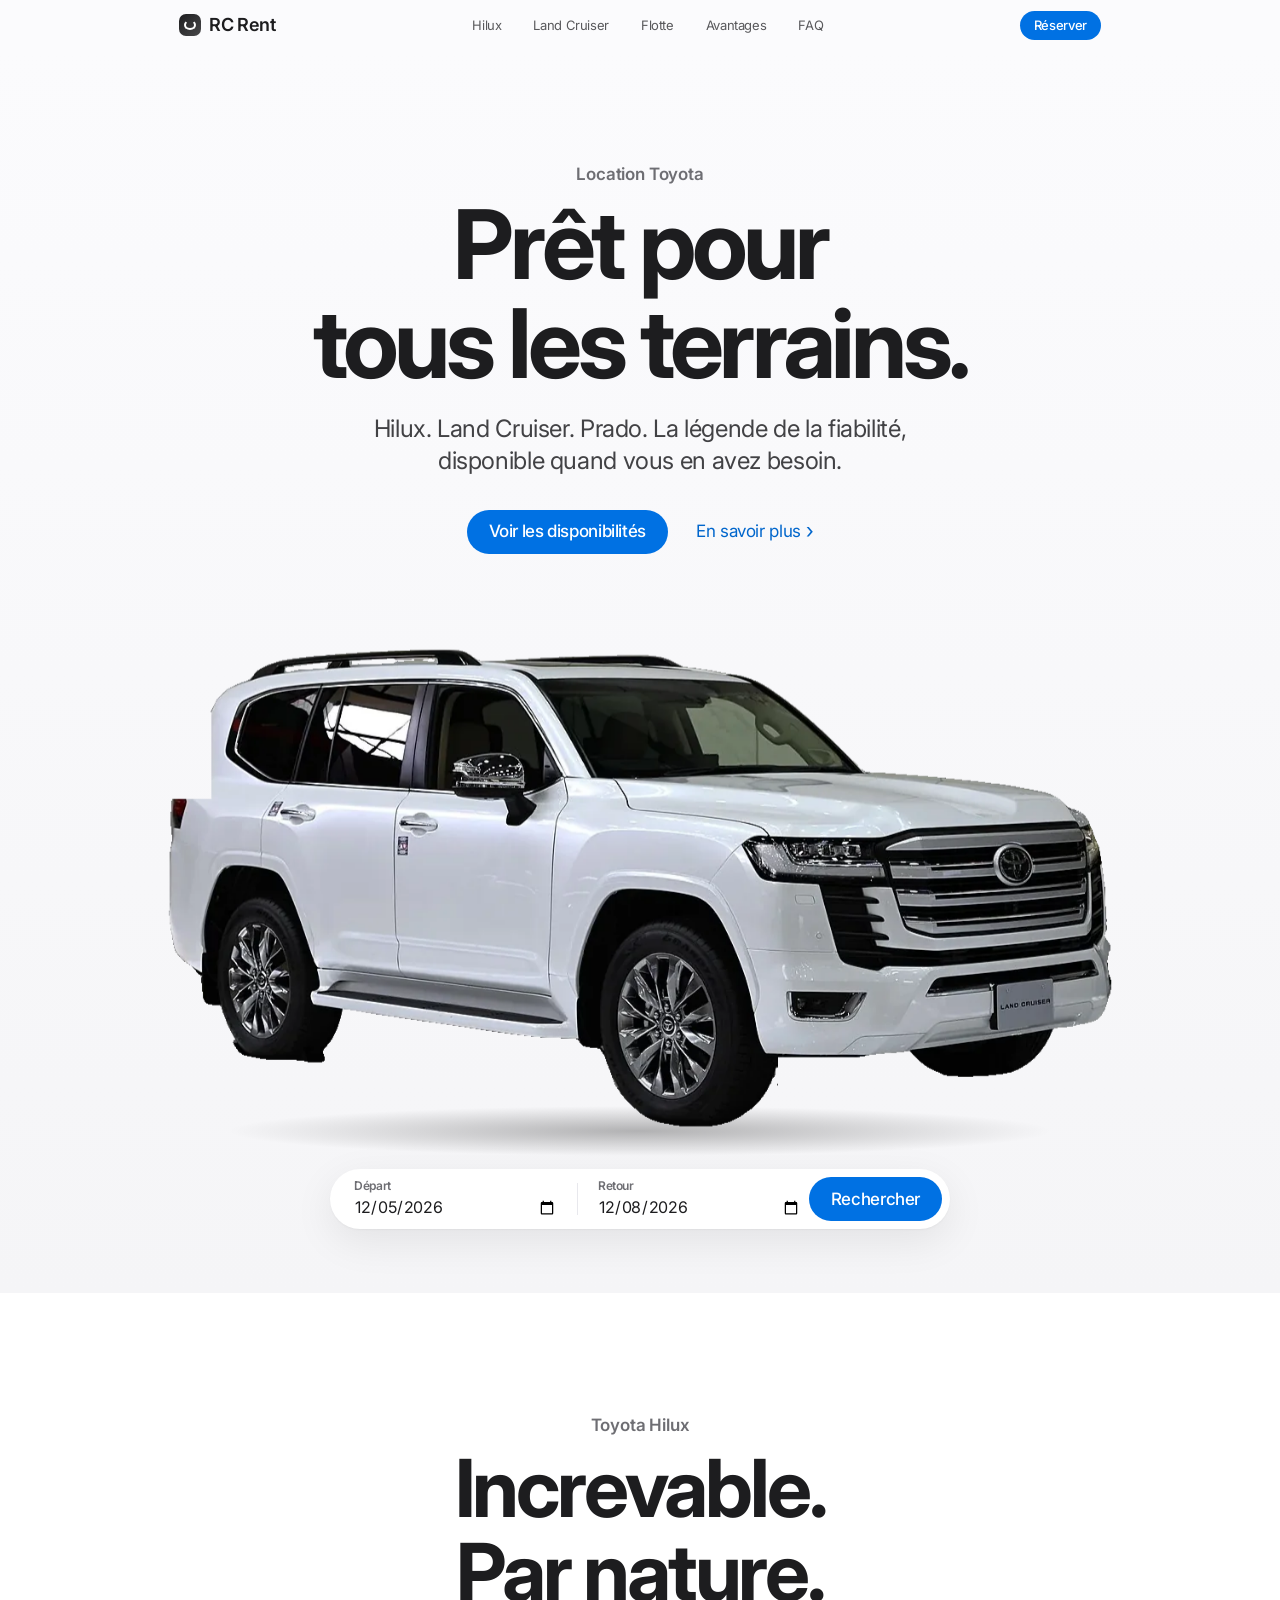
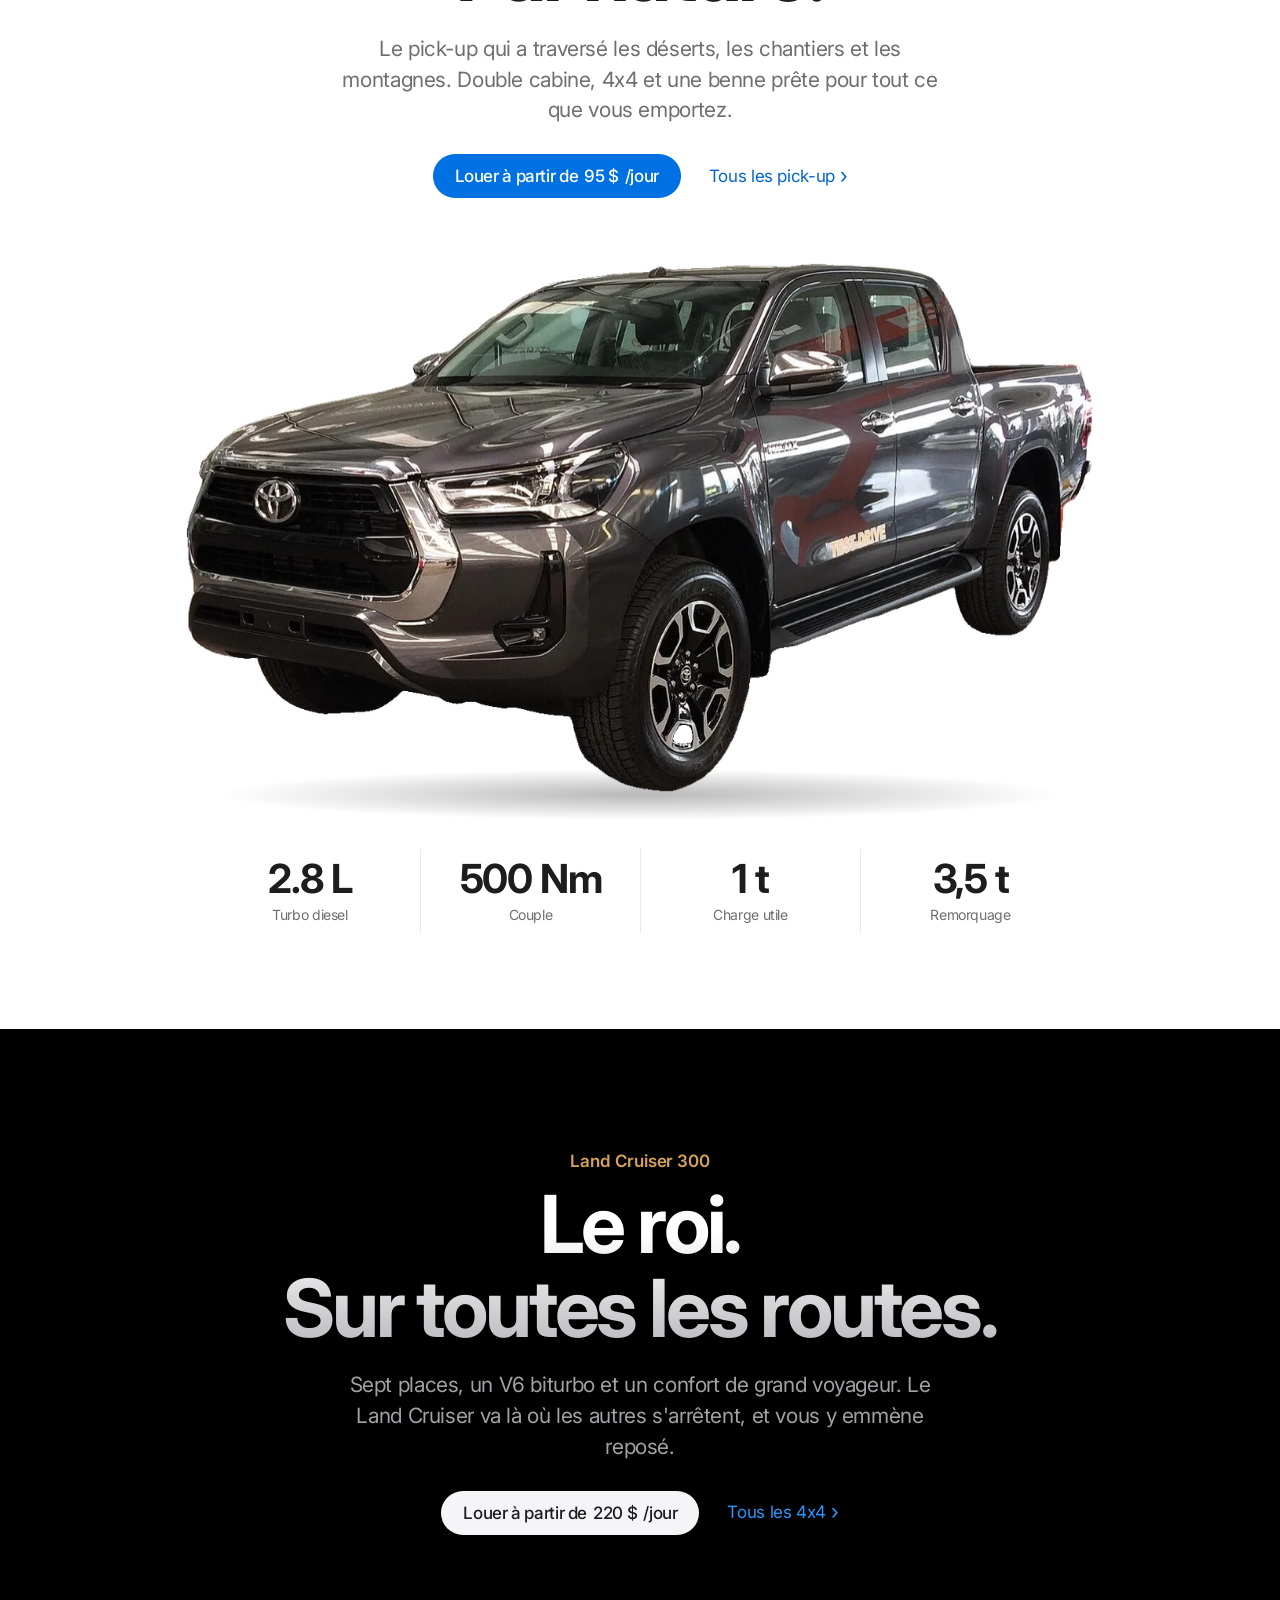
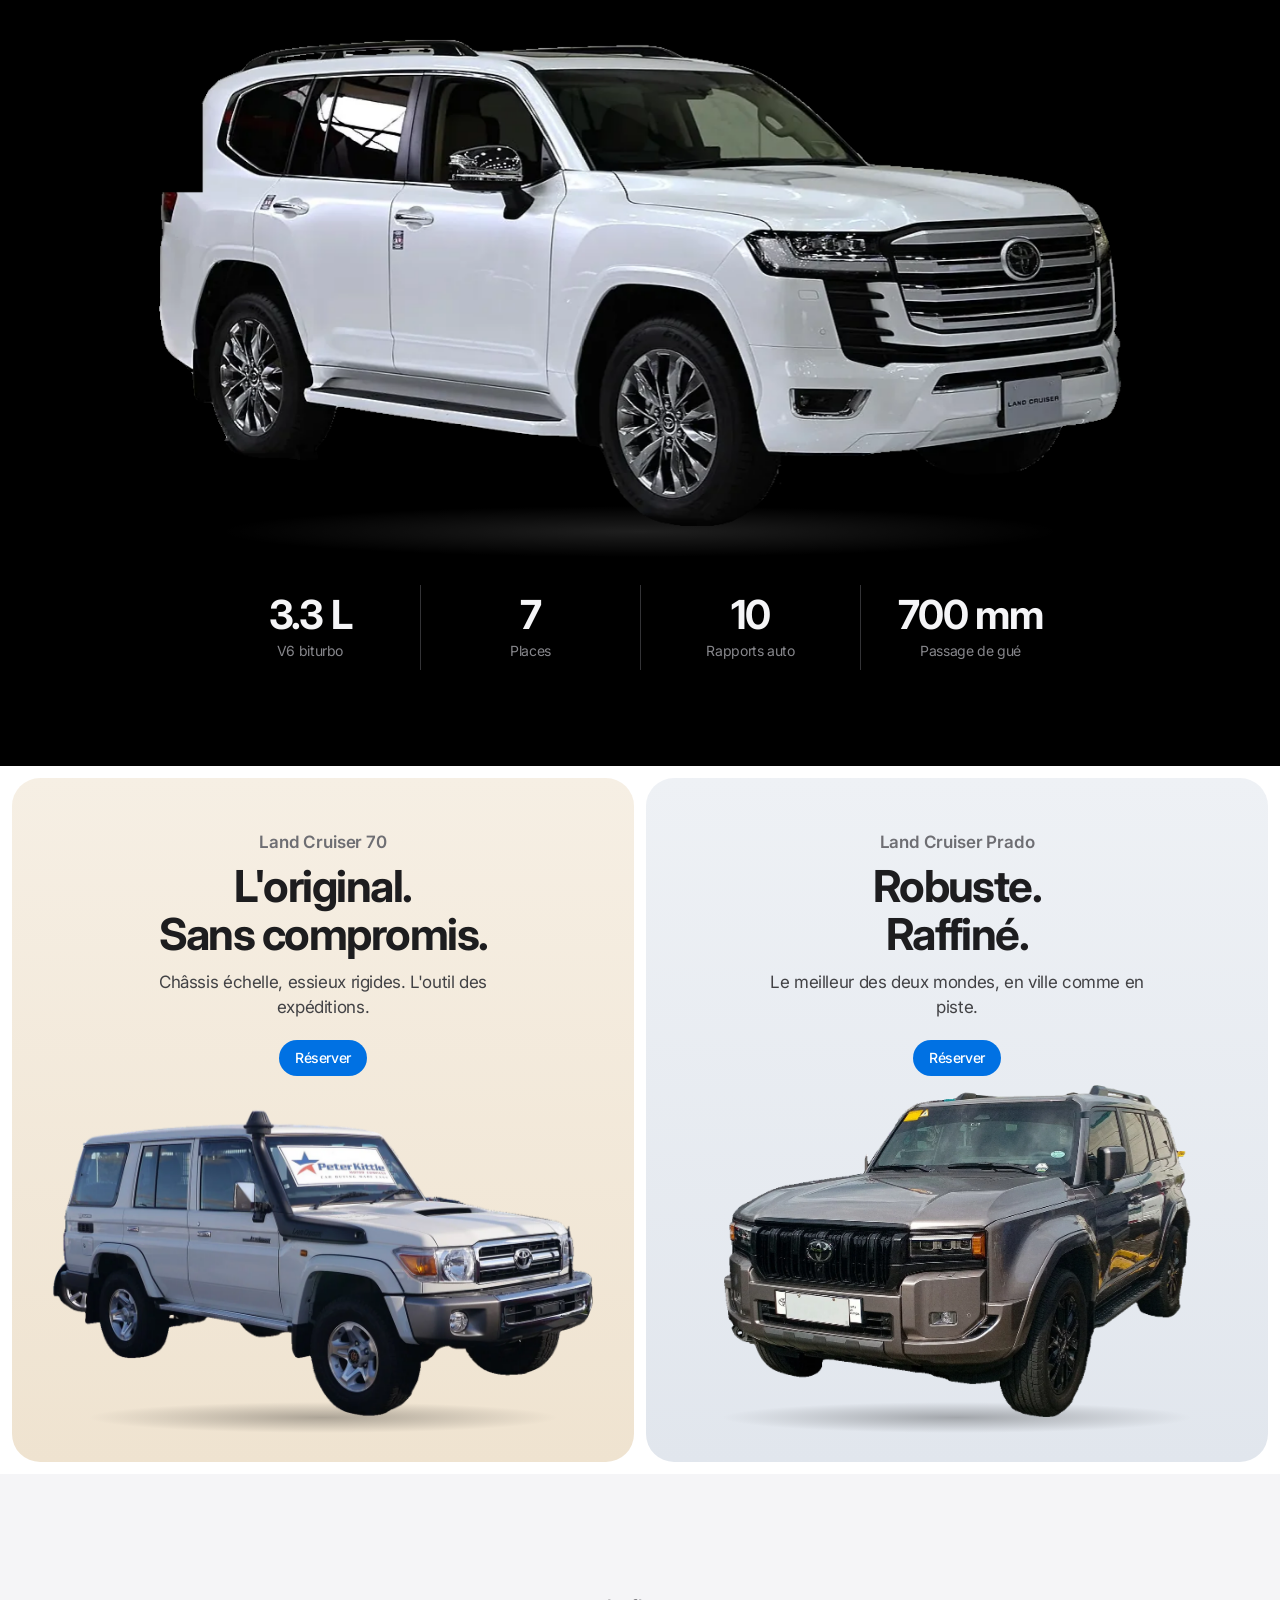
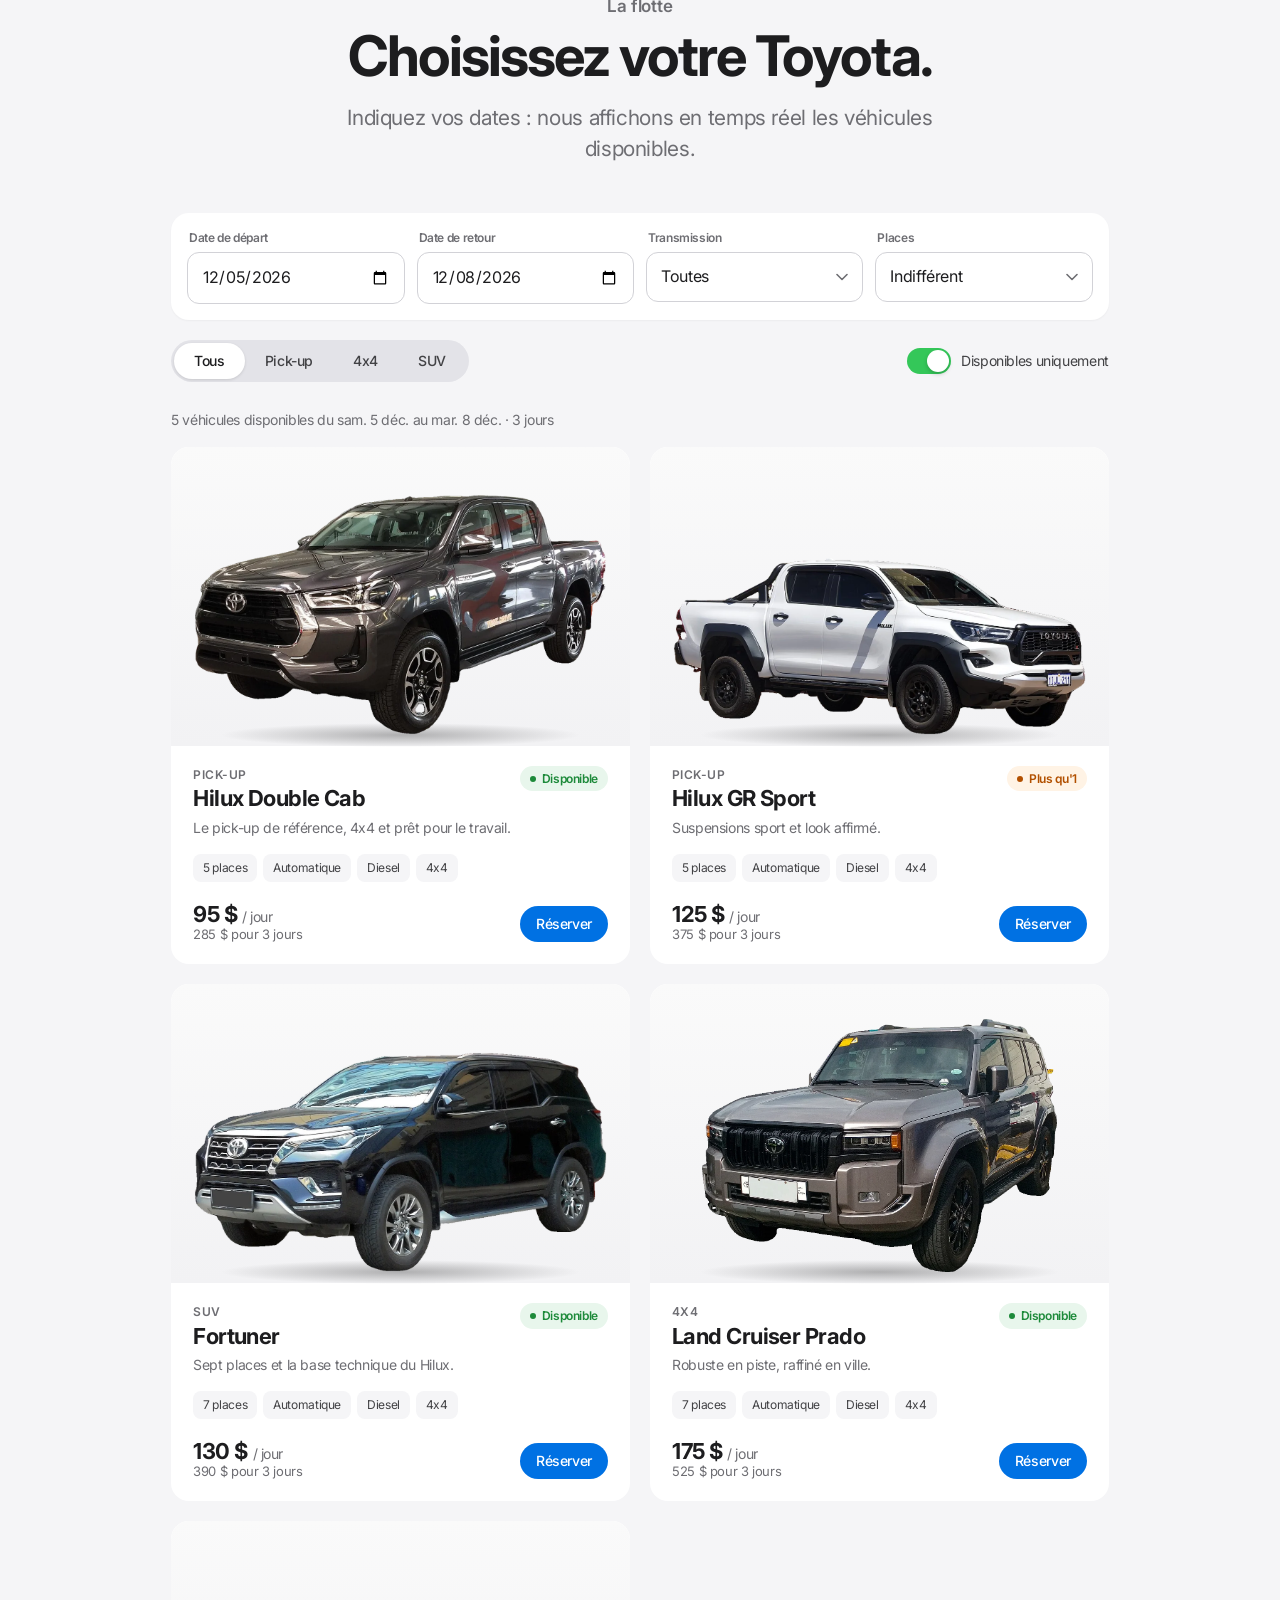
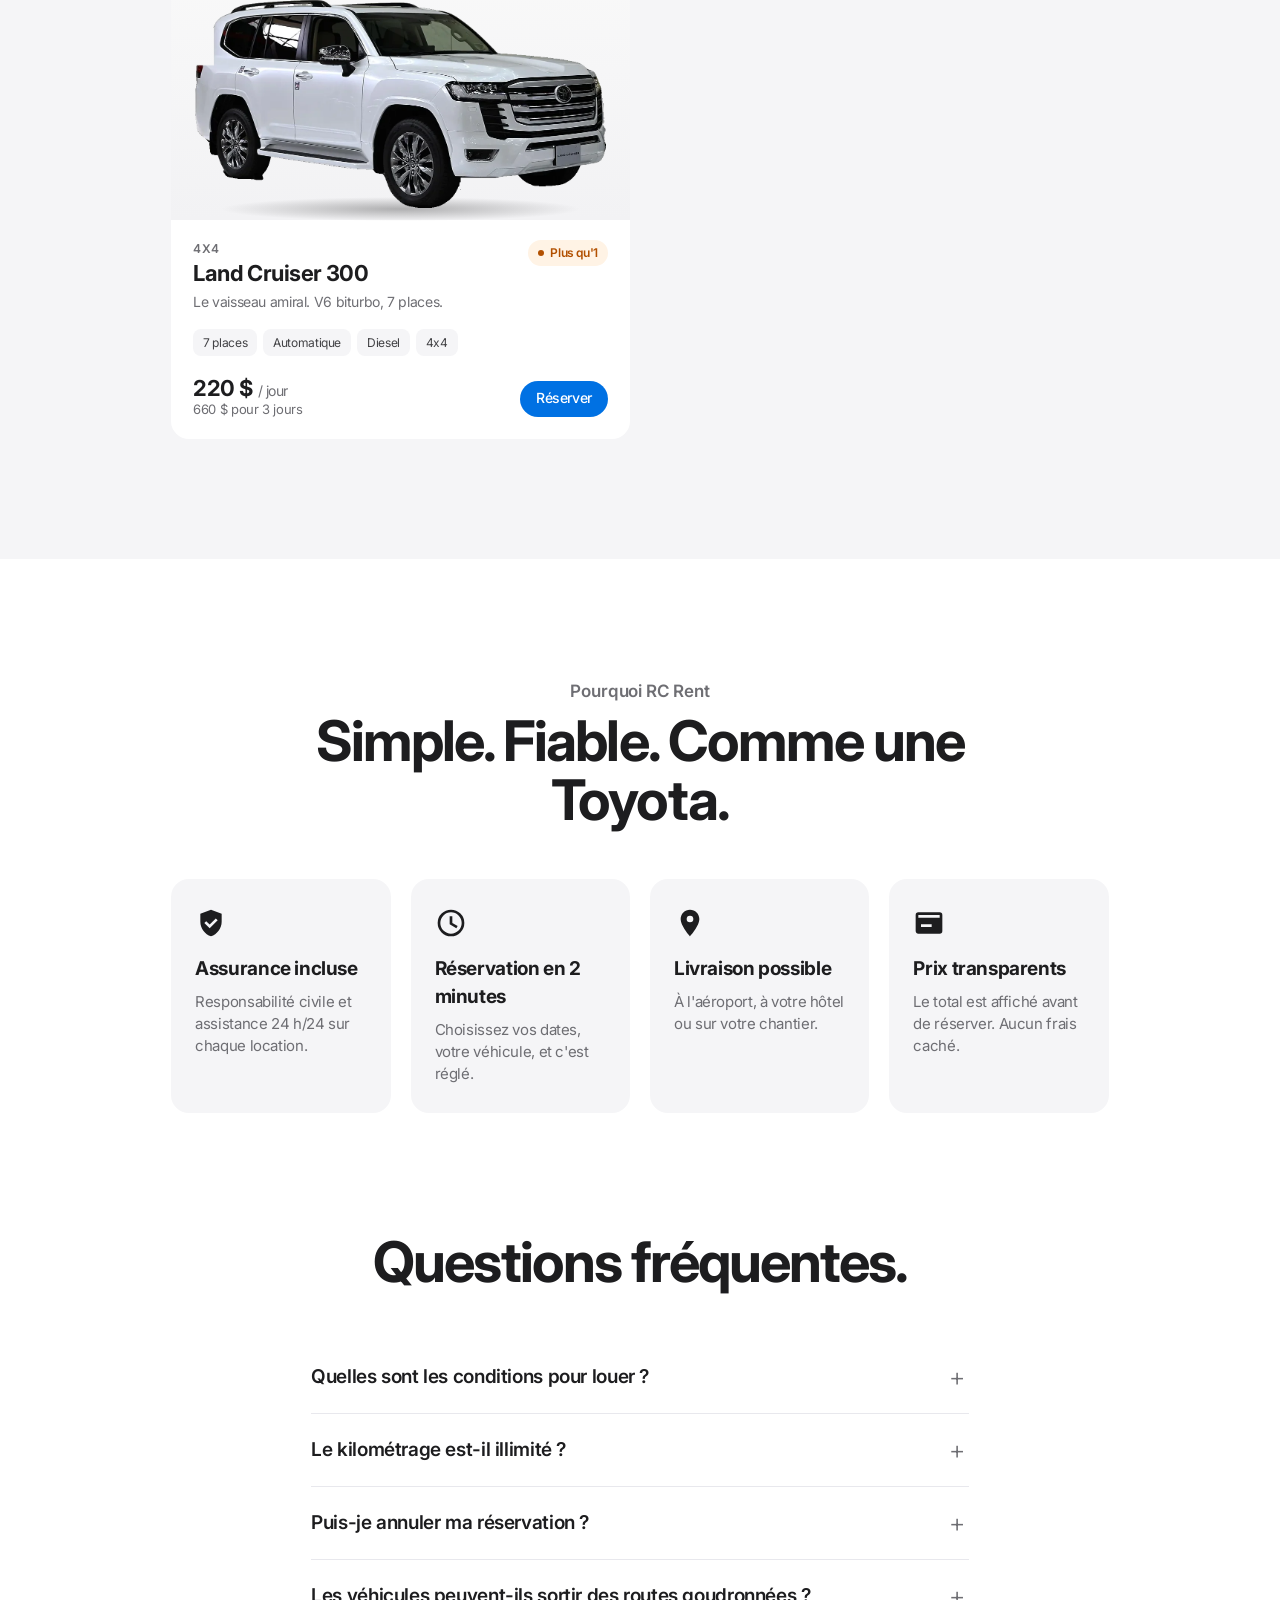
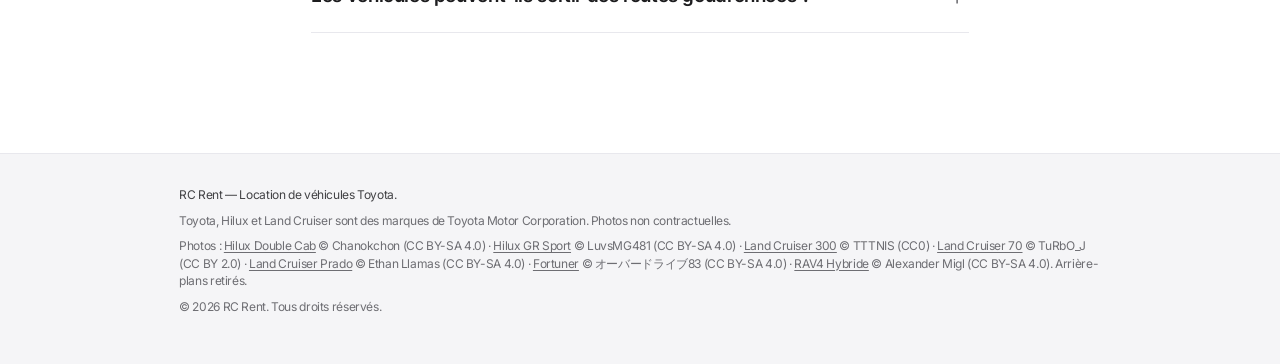
<file: index.html>
<!doctype html>
<html lang="fr">
<head>
  <meta charset="utf-8">
  <meta name="viewport" content="width=device-width, initial-scale=1">
  <title>RC Rent — Location Toyota Hilux &amp; Land Cruiser</title>
  <meta name="description" content="Louez une Toyota Hilux, un Land Cruiser ou un SUV Toyota en quelques clics. Disponibilités en temps réel et réservation en ligne.">
  <link rel="preconnect" href="https://fonts.googleapis.com">
  <link rel="preconnect" href="https://fonts.gstatic.com" crossorigin>
  <link href="https://fonts.googleapis.com/css2?family=Inter:wght@400;500;600;700&display=swap" rel="stylesheet">
  <link rel="stylesheet" href="css/styles.css">
</head>
<body>

  <!-- Navigation -->
  <header class="nav" id="nav">
    <div class="nav__inner">
      <a href="#top" class="nav__logo" aria-label="RC Rent, accueil">
        <span class="nav__mark" aria-hidden="true"></span>RC Rent
      </a>
      <nav class="nav__links" aria-label="Navigation principale">
        <a href="#hilux">Hilux</a>
        <a href="#land-cruiser">Land Cruiser</a>
        <a href="#flotte">Flotte</a>
        <a href="#avantages">Avantages</a>
        <a href="#faq">FAQ</a>
      </nav>
      <a href="#flotte" class="nav__cta">Réserver</a>
    </div>
  </header>

  <main id="top">

    <!-- Hero -->
    <section class="hero">
      <p class="eyebrow reveal">Location Toyota</p>
      <h1 class="hero__title reveal">Prêt pour<br>tous les terrains.</h1>
      <p class="hero__lead reveal">Hilux. Land Cruiser. Prado. La légende de la fiabilité, disponible quand vous en avez besoin.</p>
      <div class="hero__actions reveal">
        <a href="#flotte" class="btn btn--primary">Voir les disponibilités</a>
        <a href="#land-cruiser" class="link-arrow">En savoir plus</a>
      </div>
      <div class="hero__art reveal" data-car-art="lc300" data-size="hero"></div>

      <!-- Quick search -->
      <form class="quick" id="quickSearch" aria-label="Recherche rapide">
        <label class="quick__field">
          <span>Départ</span>
          <input type="date" id="qsStart" required>
        </label>
        <span class="quick__sep" aria-hidden="true"></span>
        <label class="quick__field">
          <span>Retour</span>
          <input type="date" id="qsEnd" required>
        </label>
        <button type="submit" class="btn btn--primary quick__btn">Rechercher</button>
      </form>
    </section>

    <!-- Hilux feature -->
    <section class="feature feature--light" id="hilux">
      <div class="feature__text">
        <p class="eyebrow reveal">Toyota Hilux</p>
        <h2 class="feature__title reveal">Increvable.<br>Par nature.</h2>
        <p class="feature__lead reveal">Le pick-up qui a traversé les déserts, les chantiers et les montagnes. Double cabine, 4x4 et une benne prête pour tout ce que vous emportez.</p>
        <div class="feature__actions reveal">
          <button class="btn btn--primary" data-book="hilux-dc">Louer à partir de <span data-price="hilux-dc"></span>/jour</button>
          <a href="#flotte" class="link-arrow" data-filter-link="pickup">Tous les pick-up</a>
        </div>
      </div>
      <div class="feature__art reveal" data-car-art="hilux-dc" data-size="feature"></div>
      <dl class="specs reveal">
        <div><dt>2.8 L</dt><dd>Turbo diesel</dd></div>
        <div><dt>500 Nm</dt><dd>Couple</dd></div>
        <div><dt>1 t</dt><dd>Charge utile</dd></div>
        <div><dt>3,5 t</dt><dd>Remorquage</dd></div>
      </dl>
    </section>

    <!-- Land Cruiser feature (dark) -->
    <section class="feature feature--dark" id="land-cruiser">
      <div class="feature__text">
        <p class="eyebrow eyebrow--warm reveal">Land Cruiser 300</p>
        <h2 class="feature__title reveal">Le roi.<br>Sur toutes les routes.</h2>
        <p class="feature__lead reveal">Sept places, un V6 biturbo et un confort de grand voyageur. Le Land Cruiser va là où les autres s'arrêtent, et vous y emmène reposé.</p>
        <div class="feature__actions reveal">
          <button class="btn btn--light" data-book="lc300">Louer à partir de <span data-price="lc300"></span>/jour</button>
          <a href="#flotte" class="link-arrow link-arrow--light" data-filter-link="4x4">Tous les 4x4</a>
        </div>
      </div>
      <div class="feature__art reveal" data-car-art="lc300" data-size="feature" data-variant="dark"></div>
      <dl class="specs specs--dark reveal">
        <div><dt>3.3 L</dt><dd>V6 biturbo</dd></div>
        <div><dt>7</dt><dd>Places</dd></div>
        <div><dt>10</dt><dd>Rapports auto</dd></div>
        <div><dt>700 mm</dt><dd>Passage de gué</dd></div>
      </dl>
    </section>

    <!-- Tiles -->
    <section class="tiles">
      <article class="tile tile--sand">
        <p class="eyebrow">Land Cruiser 70</p>
        <h3 class="tile__title">L'original.<br>Sans compromis.</h3>
        <p class="tile__lead">Châssis échelle, essieux rigides. L'outil des expéditions.</p>
        <div class="tile__actions">
          <button class="btn btn--primary btn--small" data-book="lc70">Réserver</button>
        </div>
        <div class="tile__art" data-car-art="lc70" data-size="tile"></div>
      </article>
      <article class="tile tile--mist">
        <p class="eyebrow">Land Cruiser Prado</p>
        <h3 class="tile__title">Robuste.<br>Raffiné.</h3>
        <p class="tile__lead">Le meilleur des deux mondes, en ville comme en piste.</p>
        <div class="tile__actions">
          <button class="btn btn--primary btn--small" data-book="prado">Réserver</button>
        </div>
        <div class="tile__art" data-car-art="prado" data-size="tile"></div>
      </article>
    </section>

    <!-- Fleet selector -->
    <section class="fleet" id="flotte">
      <div class="section-head">
        <p class="eyebrow reveal">La flotte</p>
        <h2 class="section-title reveal">Choisissez votre Toyota.</h2>
        <p class="section-lead reveal">Indiquez vos dates : nous affichons en temps réel les véhicules disponibles.</p>
      </div>

      <div class="selector" role="search" aria-label="Filtrer les véhicules">
        <div class="selector__dates">
          <label class="field">
            <span class="field__label">Date de départ</span>
            <input type="date" id="fStart" class="field__input">
          </label>
          <label class="field">
            <span class="field__label">Date de retour</span>
            <input type="date" id="fEnd" class="field__input">
          </label>
          <label class="field">
            <span class="field__label">Transmission</span>
            <select id="fTrans" class="field__input">
              <option value="all">Toutes</option>
              <option value="Automatique">Automatique</option>
              <option value="Manuelle">Manuelle</option>
            </select>
          </label>
          <label class="field">
            <span class="field__label">Places</span>
            <select id="fSeats" class="field__input">
              <option value="0">Indifférent</option>
              <option value="5">5 et plus</option>
              <option value="7">7 et plus</option>
            </select>
          </label>
        </div>

        <div class="selector__bar">
          <div class="segmented" role="tablist" aria-label="Catégorie" id="fType">
            <button role="tab" aria-selected="true" data-type="all">Tous</button>
            <button role="tab" aria-selected="false" data-type="pickup">Pick-up</button>
            <button role="tab" aria-selected="false" data-type="4x4">4x4</button>
            <button role="tab" aria-selected="false" data-type="suv">SUV</button>
          </div>
          <label class="toggle">
            <input type="checkbox" id="fAvail" checked>
            <span class="toggle__track" aria-hidden="true"></span>
            <span>Disponibles uniquement</span>
          </label>
        </div>
      </div>

      <p class="fleet__summary" id="fleetSummary" aria-live="polite"></p>
      <div class="grid" id="fleetGrid"></div>
      <div class="empty" id="fleetEmpty" hidden>
        <h3>Aucun véhicule ne correspond.</h3>
        <p>Essayez d'autres dates ou élargissez vos critères.</p>
        <button class="btn btn--secondary" id="resetFilters">Réinitialiser les filtres</button>
      </div>
    </section>

    <!-- Benefits -->
    <section class="benefits" id="avantages">
      <div class="section-head">
        <p class="eyebrow reveal">Pourquoi RC Rent</p>
        <h2 class="section-title reveal">Simple. Fiable. Comme une Toyota.</h2>
      </div>
      <div class="benefits__grid">
        <article class="benefit reveal">
          <svg viewBox="0 0 24 24" aria-hidden="true"><path d="M12 2 4 5v6c0 5 3.4 9.4 8 11 4.6-1.6 8-6 8-11V5l-8-3Zm-1 14-4-4 1.4-1.4L11 13.2l4.6-4.6L17 10l-6 6Z"/></svg>
          <h3>Assurance incluse</h3>
          <p>Responsabilité civile et assistance 24 h/24 sur chaque location.</p>
        </article>
        <article class="benefit reveal">
          <svg viewBox="0 0 24 24" aria-hidden="true"><path fill-rule="evenodd" d="M12 2a10 10 0 1 0 0 20 10 10 0 0 0 0-20Zm0 2a8 8 0 1 1 0 16 8 8 0 0 1 0-16Zm1 3h-2v6l5 3 1-1.7-4-2.3V7Z"/></svg>
          <h3>Réservation en 2 minutes</h3>
          <p>Choisissez vos dates, votre véhicule, et c'est réglé.</p>
        </article>
        <article class="benefit reveal">
          <svg viewBox="0 0 24 24" aria-hidden="true"><path d="M12 2C8.1 2 5 5.1 5 9c0 5.2 7 13 7 13s7-7.8 7-13c0-3.9-3.1-7-7-7Zm0 9.5a2.5 2.5 0 1 1 0-5 2.5 2.5 0 0 1 0 5Z"/></svg>
          <h3>Livraison possible</h3>
          <p>À l'aéroport, à votre hôtel ou sur votre chantier.</p>
        </article>
        <article class="benefit reveal">
          <svg viewBox="0 0 24 24" aria-hidden="true"><path d="M20 4H4a2 2 0 0 0-2 2v12c0 1.1.9 2 2 2h16a2 2 0 0 0 2-2V6a2 2 0 0 0-2-2Zm0 4H4V6h16v2Zm-6 7H6v-2h8v2Z"/></svg>
          <h3>Prix transparents</h3>
          <p>Le total est affiché avant de réserver. Aucun frais caché.</p>
        </article>
      </div>
    </section>

    <!-- FAQ -->
    <section class="faq" id="faq">
      <div class="section-head">
        <h2 class="section-title reveal">Questions fréquentes.</h2>
      </div>
      <div class="faq__list">
        <details>
          <summary>Quelles sont les conditions pour louer ?</summary>
          <p>Avoir au moins 21 ans, un permis de conduire valide depuis 2 ans et une pièce d'identité. Une caution est demandée au moment du départ.</p>
        </details>
        <details>
          <summary>Le kilométrage est-il illimité ?</summary>
          <p>Oui, toutes nos locations incluent le kilométrage illimité.</p>
        </details>
        <details>
          <summary>Puis-je annuler ma réservation ?</summary>
          <p>L'annulation est gratuite jusqu'à 48 heures avant la prise du véhicule.</p>
        </details>
        <details>
          <summary>Les véhicules peuvent-ils sortir des routes goudronnées ?</summary>
          <p>Oui. Nos Hilux et Land Cruiser sont préparés pour la piste. Seule la conduite hors piste extrême (compétition, franchissement de rivière profonde) est exclue.</p>
        </details>
      </div>
    </section>
  </main>

  <footer class="footer">
    <div class="footer__inner">
      <p>RC Rent — Location de véhicules Toyota.</p>
      <p class="footer__muted">Toyota, Hilux et Land Cruiser sont des marques de Toyota Motor Corporation. Photos non contractuelles.</p>
      <p class="footer__muted" id="photoCredits"></p>
      <p class="footer__muted">© <span id="year"></span> RC Rent. Tous droits réservés.</p>
    </div>
  </footer>

  <!-- Booking dialog -->
  <dialog class="sheet" id="bookingDialog" aria-labelledby="bookingTitle">
    <button class="sheet__close" type="button" data-close aria-label="Fermer">
      <svg viewBox="0 0 24 24" aria-hidden="true"><path d="M6.4 5 5 6.4 10.6 12 5 17.6 6.4 19l5.6-5.6 5.6 5.6 1.4-1.4-5.6-5.6L19 6.4 17.6 5 12 10.6 6.4 5Z"/></svg>
    </button>

    <div class="sheet__body" id="bookingView">
      <div class="sheet__head">
        <div class="sheet__art" id="bookingArt"></div>
        <p class="eyebrow" id="bookingEyebrow"></p>
        <h2 id="bookingTitle" class="sheet__title"></h2>
      </div>

      <form id="bookingForm" class="form" novalidate>
        <fieldset>
          <legend>Vos dates</legend>
          <div class="form__row">
            <label class="field">
              <span class="field__label">Départ</span>
              <input type="date" name="start" id="bStart" class="field__input" required>
            </label>
            <label class="field">
              <span class="field__label">Heure</span>
              <select name="startTime" class="field__input" id="bStartTime"></select>
            </label>
          </div>
          <div class="form__row">
            <label class="field">
              <span class="field__label">Retour</span>
              <input type="date" name="end" id="bEnd" class="field__input" required>
            </label>
            <label class="field">
              <span class="field__label">Heure</span>
              <select name="endTime" class="field__input" id="bEndTime"></select>
            </label>
          </div>
          <label class="field">
            <span class="field__label">Lieu de prise en charge</span>
            <select name="location" class="field__input" required>
              <option value="Agence centrale">Agence centrale</option>
              <option value="Aéroport">Aéroport (+ frais de livraison)</option>
              <option value="Livraison à l'adresse">Livraison à votre adresse (+ frais)</option>
            </select>
          </label>
          <p class="form__error" id="dateError" role="alert" hidden></p>
        </fieldset>

        <fieldset>
          <legend>Options</legend>
          <div class="options" id="bookingOptions"></div>
        </fieldset>

        <fieldset>
          <legend>Vos coordonnées</legend>
          <div class="form__row">
            <label class="field">
              <span class="field__label">Prénom</span>
              <input type="text" name="firstName" class="field__input" autocomplete="given-name" required>
            </label>
            <label class="field">
              <span class="field__label">Nom</span>
              <input type="text" name="lastName" class="field__input" autocomplete="family-name" required>
            </label>
          </div>
          <label class="field">
            <span class="field__label">E-mail</span>
            <input type="email" name="email" class="field__input" autocomplete="email" required>
          </label>
          <label class="field">
            <span class="field__label">Téléphone</span>
            <input type="tel" name="phone" class="field__input" autocomplete="tel" pattern="[\d\s\+\-\.\(\)]{8,}" required>
          </label>
          <label class="field">
            <span class="field__label">N° de permis de conduire</span>
            <input type="text" name="license" class="field__input" required>
          </label>
          <label class="field">
            <span class="field__label">Message (facultatif)</span>
            <textarea name="message" class="field__input" rows="3" placeholder="Numéro de vol, adresse de livraison, besoins particuliers…"></textarea>
          </label>
          <label class="check">
            <input type="checkbox" name="terms" required>
            <span>J'ai au moins 21 ans, un permis valide depuis plus de 2 ans, et j'accepte les conditions de location.</span>
          </label>
        </fieldset>

        <div class="summary" id="bookingSummary" aria-live="polite"></div>

        <button type="submit" class="btn btn--primary btn--block" id="bookingSubmit">Confirmer la réservation</button>
        <p class="form__note">Aucun paiement maintenant. Vous réglez au retrait du véhicule.</p>
      </form>
    </div>

    <div class="sheet__body done" id="bookingDone" hidden>
      <div class="done__icon" aria-hidden="true">
        <svg viewBox="0 0 52 52"><circle cx="26" cy="26" r="24"/><path d="m15 27 7 7 15-16"/></svg>
      </div>
      <h2 class="sheet__title">Réservation confirmée.</h2>
      <p class="done__lead" id="doneText"></p>
      <div class="done__ref">Référence <strong id="doneRef"></strong></div>
      <button class="btn btn--primary" type="button" data-close>Terminé</button>
    </div>
  </dialog>

  <script src="js/app.js"></script>
</body>
</html>
</file>
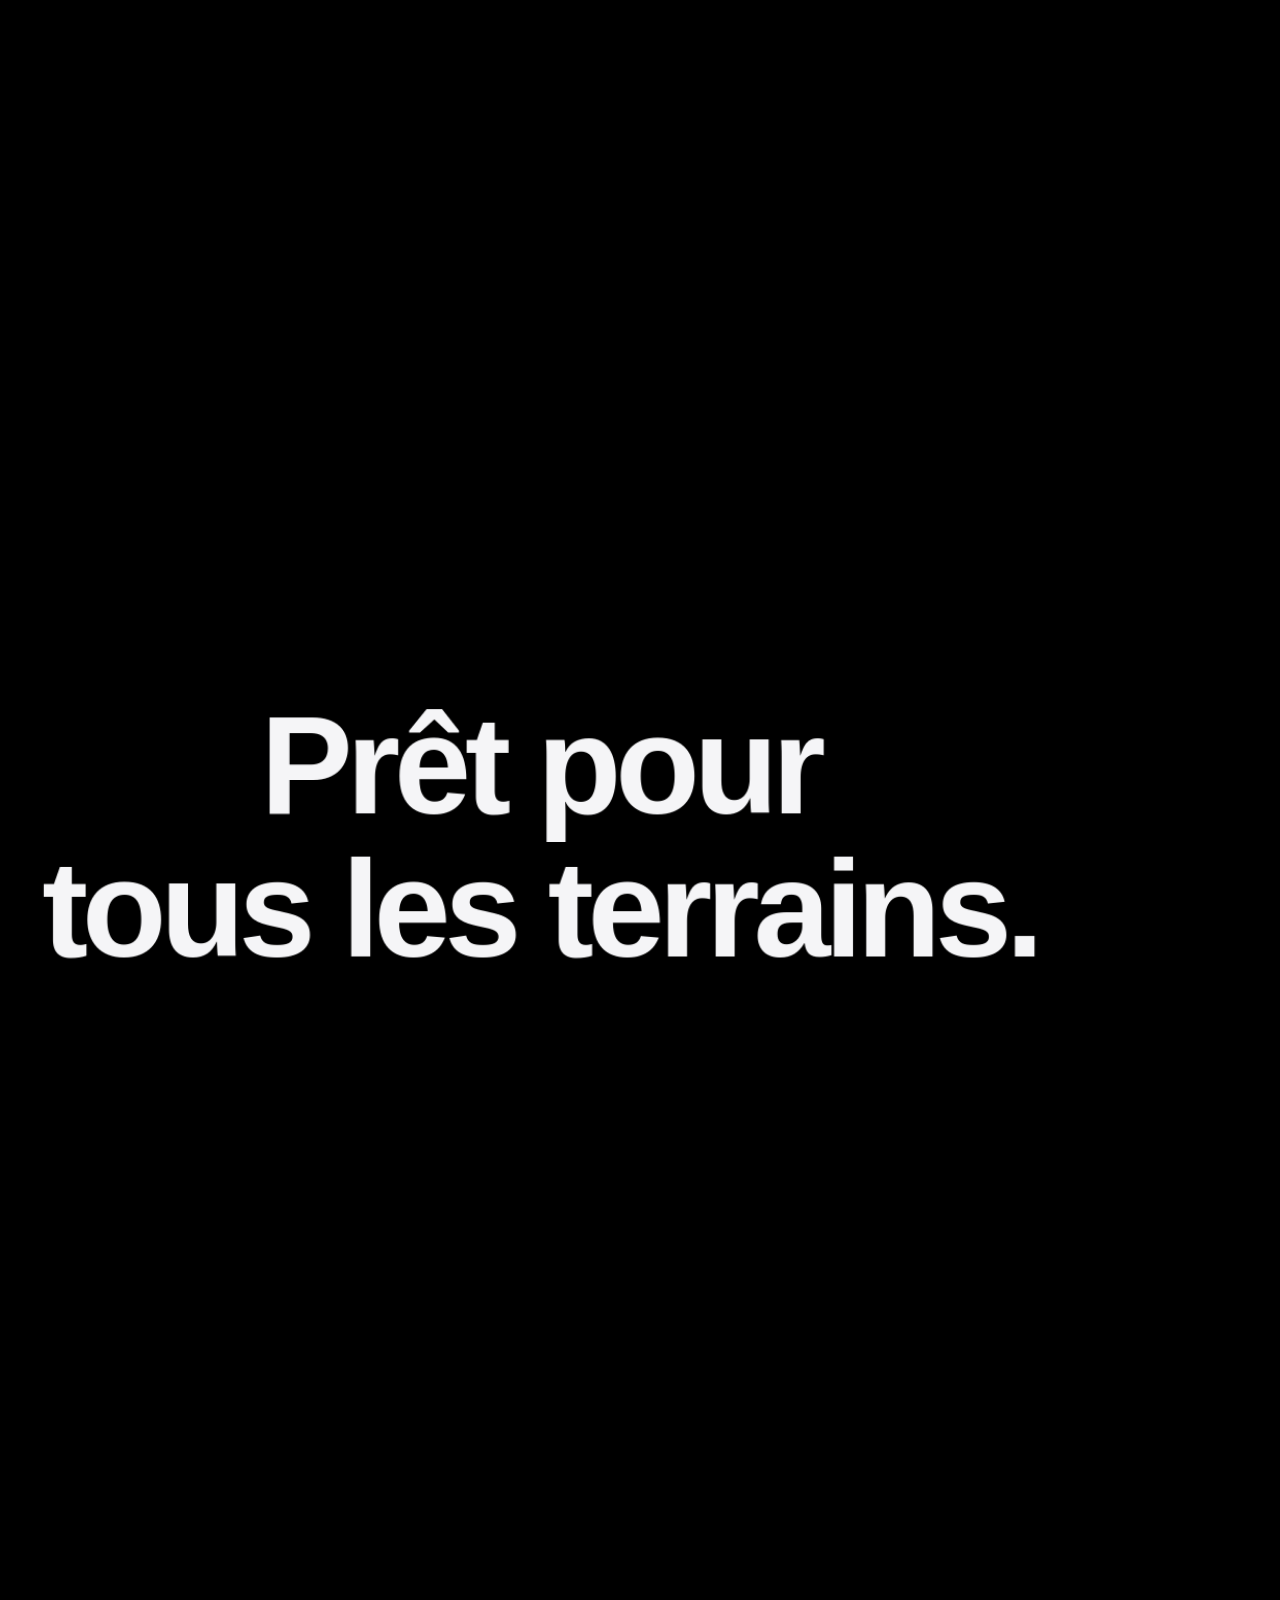
<file: promo/ad.html>
<!doctype html>
<html lang="fr">
<head>
<meta charset="utf-8">
<title>RC Rent — vidéo publicitaire</title>
<!--
  Animation de la vidéo publicitaire (1080 × 1920, 32 s, avec voix off).
  Chaque image est calculée par render(t) : le rendu est déterministe,
  ce qui permet à render.js de capturer la vidéo image par image.
  Ouvrir ce fichier dans un navigateur lance un aperçu en temps réel.
-->
<style>
  html, body { margin: 0; background: #000; }
  body { width: 1080px; height: 1920px; overflow: hidden; position: relative;
         font-family: "Inter", -apple-system, "SF Pro Display", "Helvetica Neue", Arial, sans-serif;
         letter-spacing: -0.03em; -webkit-font-smoothing: antialiased; }
  .scene { position: absolute; inset: 0; opacity: 0; overflow: hidden; }
  .center { position: absolute; left: 0; right: 0; text-align: center; }
  .eyebrow { font-size: 44px; font-weight: 600; color: #86868b; letter-spacing: -0.01em; }
  .title { font-size: 132px; line-height: 1.04; font-weight: 700; letter-spacing: -0.045em; }
  .lead { font-size: 46px; line-height: 1.3; color: #6e6e73; font-weight: 500; letter-spacing: -0.02em; }
  .line { display: block; will-change: transform, opacity; }
  .car { position: absolute; left: 50%; width: 1000px; transform-origin: 50% 100%; }
  .car img { width: 100%; display: block; position: relative; z-index: 1; }
  .car::after { content: ""; position: absolute; left: 6%; right: 6%; bottom: -3%; height: 10%;
                background: radial-gradient(closest-side, rgba(0,0,0,.35), rgba(0,0,0,0)); }
  .dark .car::after { background: radial-gradient(closest-side, rgba(255,255,255,.16), rgba(255,255,255,0)); }

  /* Scènes */
  #s1 { background: #000; color: #f5f5f7; }
  #s2 { background: radial-gradient(120% 70% at 50% 72%, #1c1c1e 0%, #000 60%); color: #f5f5f7; }
  #s2 .title { background: linear-gradient(180deg, #fff 30%, #a1a1a6 100%); -webkit-background-clip: text; background-clip: text; color: transparent; }
  #s3 { background: linear-gradient(180deg, #ffffff 0%, #f5f5f7 100%); color: #1d1d1f; }
  #s4 { background: linear-gradient(180deg, #f6efe4 0%, #ead9bf 100%); color: #1d1d1f; }
  #s5 { background: linear-gradient(180deg, #fbfbfd 0%, #eef1f5 100%); color: #1d1d1f; }
  #s6 { background: #f5f5f7; color: #1d1d1f; }
  #s7 { background: #000; color: #f5f5f7; }

  .specs { position: absolute; left: 90px; right: 90px; display: flex; justify-content: space-between; }
  .spec { flex: 1; text-align: center; border-left: 2px solid #e5e5ea; }
  .spec:first-child { border-left: 0; }
  .spec b { display: block; white-space: nowrap; font-size: 76px; font-weight: 700; letter-spacing: -0.04em; }
  .spec span { font-size: 32px; color: #6e6e73; letter-spacing: -0.01em; }

  .carname { font-size: 64px; font-weight: 700; letter-spacing: -0.035em; }
  .price { font-size: 40px; color: #6e6e73; margin-top: 8px; font-weight: 500; letter-spacing: -0.015em; }
  .dots { position: absolute; left: 0; right: 0; display: flex; justify-content: center; gap: 18px; }
  .dots i { width: 14px; height: 14px; border-radius: 50%; background: #c7c7cc; }
  .dots i.on { background: #1d1d1f; }

  /* Maquette de réservation */
  .ui { position: absolute; left: 80px; right: 80px; background: #fff; border-radius: 48px;
        box-shadow: 0 30px 90px rgba(0,0,0,.10); padding: 48px; }
  .ui__car { height: 300px; display: flex; align-items: flex-end; justify-content: center;
             background: linear-gradient(180deg, #fafafa, #f0f0f2); border-radius: 32px; overflow: hidden; }
  .ui__car img { width: 82%; margin-bottom: 18px; }
  .ui__row { display: flex; justify-content: space-between; align-items: center; margin-top: 34px; }
  .ui__name { font-size: 52px; font-weight: 700; letter-spacing: -0.03em; }
  .badge { font-size: 30px; font-weight: 600; color: #1d8a3a; background: #e8f6ec; border-radius: 99px; padding: 10px 24px; letter-spacing: -0.01em; }
  .fields { display: flex; gap: 20px; margin-top: 30px; }
  .field { flex: 1; border: 2px solid #d2d2d7; border-radius: 24px; padding: 20px 26px; }
  .field small { display: block; font-size: 26px; font-weight: 600; color: #86868b; letter-spacing: -0.01em; }
  .field span { font-size: 40px; font-weight: 500; }
  .total { display: flex; justify-content: space-between; font-size: 40px; font-weight: 700; margin-top: 34px; padding-top: 28px; border-top: 2px solid #e5e5ea; }
  .btn { margin-top: 34px; height: 116px; border-radius: 99px; background: #0071e3; color: #fff;
         font-size: 44px; font-weight: 600; display: flex; align-items: center; justify-content: center; letter-spacing: -0.02em; }
  .confirm { position: absolute; inset: 0; border-radius: 48px; background: #fff; display: flex; flex-direction: column;
             align-items: center; justify-content: center; opacity: 0; }
  .confirm svg { width: 190px; height: 190px; }
  .confirm circle, .confirm path { fill: none; stroke: #34c759; stroke-linecap: round; stroke-linejoin: round; }
  .confirm circle { stroke-width: 2.5; stroke-dasharray: 151; }
  .confirm path { stroke-width: 3; stroke-dasharray: 40; }
  .confirm h3 { margin: 40px 0 0; font-size: 64px; letter-spacing: -0.035em; }
  .confirm p { margin: 14px 0 0; font-size: 36px; color: #6e6e73; }

  /* Écran final */
  .logo { display: inline-flex; align-items: center; gap: 30px; font-size: 120px; font-weight: 700; letter-spacing: -0.045em; }
  .mark { width: 120px; height: 120px; border-radius: 34px; background: linear-gradient(135deg, #f5f5f7, #a1a1a6); position: relative; }
  .mark::after { content: ""; position: absolute; inset: 32px 28px; border-radius: 50%; border: 11px solid #000; border-top-color: transparent; }
  .cta { display: inline-block; margin-top: 70px; padding: 34px 64px; border-radius: 99px; background: #0071e3; color: #fff; font-size: 48px; font-weight: 600; letter-spacing: -0.02em; }
  .url { margin-top: 44px; font-size: 40px; color: #a1a1a6; font-weight: 500; letter-spacing: -0.01em; }
</style>
</head>
<body>

<!-- 1. Accroche -->
<section class="scene" id="s1">
  <div class="center title" style="top: 700px">
    <span class="line" id="s1a">Prêt pour</span>
    <span class="line" id="s1b">tous les terrains.</span>
  </div>
</section>

<!-- 2. Land Cruiser 300 -->
<section class="scene dark" id="s2">
  <div class="center" style="top: 250px">
    <div class="eyebrow line" id="s2e" style="color:#d6a25b">Land Cruiser 300</div>
    <div class="title" style="margin-top: 24px">
      <span class="line" id="s2a">Le roi.</span>
      <span class="line" id="s2b">Sur toutes</span>
      <span class="line" id="s2c">les routes.</span>
    </div>
  </div>
  <div class="car" id="s2car" style="top: 1060px"><img src="../images/lc300.webp" alt=""></div>
  <div class="center lead line" id="s2l" style="top: 1660px; color:#a1a1a6">V6 biturbo · 7 places</div>
</section>

<!-- 3. Hilux -->
<section class="scene" id="s3">
  <div class="center" style="top: 250px">
    <div class="eyebrow line" id="s3e">Toyota Hilux</div>
    <div class="title" style="margin-top: 24px">
      <span class="line" id="s3a">Increvable.</span>
      <span class="line" id="s3b">Par nature.</span>
    </div>
  </div>
  <div class="car" id="s3car" style="top: 880px"><img src="../images/hilux-dc.webp" alt=""></div>
  <div class="specs" id="s3specs" style="top: 1560px">
    <div class="spec"><b id="s3n1">2.8 L</b><span>Turbo diesel</span></div>
    <div class="spec"><b id="s3n2">500 Nm</b><span>Couple</span></div>
    <div class="spec"><b>4x4</b><span>Transmission</span></div>
  </div>
</section>

<!-- 4. Land Cruiser 70 -->
<section class="scene" id="s4">
  <div class="center" style="top: 250px">
    <div class="eyebrow line" id="s4e" style="color:#8a7350">Land Cruiser 70</div>
    <div class="title" style="margin-top: 24px">
      <span class="line" id="s4a">L'original.</span>
      <span class="line" id="s4b">Sans compromis.</span>
    </div>
  </div>
  <div class="car" id="s4car" style="top: 900px"><img src="../images/lc70.webp" alt=""></div>
  <div class="center lead line" id="s4l" style="top: 1620px; color:#6b5a40">L'outil des expéditions.</div>
</section>

<!-- 5. La gamme -->
<section class="scene" id="s5">
  <div class="center" style="top: 250px">
    <div class="eyebrow line" id="s5e">La flotte</div>
    <div class="title" style="margin-top: 24px">
      <span class="line" id="s5a">Toute la gamme</span>
      <span class="line" id="s5b">Toyota.</span>
    </div>
  </div>
  <div id="s5cars"></div>
  <div class="dots" id="s5dots" style="top: 1760px"></div>
</section>

<!-- 6. Réservation -->
<section class="scene" id="s6">
  <div class="center" style="top: 200px">
    <div class="title" style="font-size: 112px">
      <span class="line" id="s6a">Réservez</span>
      <span class="line" id="s6b">en 2 minutes.</span>
    </div>
  </div>
  <div class="ui" id="s6ui" style="top: 600px">
    <div class="ui__car"><img src="../images/lc300.webp" alt=""></div>
    <div class="ui__row"><div class="ui__name">Land Cruiser 300</div><div class="badge">● Disponible</div></div>
    <div class="fields">
      <div class="field"><small>Départ</small><span>Ven. 6 nov.</span></div>
      <div class="field"><small>Retour</small><span>Lun. 9 nov.</span></div>
    </div>
    <div class="total"><span>Total · 3 jours</span><span>660 $</span></div>
    <div class="btn" id="s6btn">Confirmer la réservation</div>
    <div class="confirm" id="s6ok">
      <svg viewBox="0 0 52 52"><circle id="s6c" cx="26" cy="26" r="24"/><path id="s6p" d="m15 27 7 7 15-16"/></svg>
      <h3>Réservation confirmée.</h3>
      <p>Aucun paiement en ligne.</p>
    </div>
  </div>
</section>

<!-- 7. Fin -->
<section class="scene" id="s7">
  <div class="center" style="top: 640px">
    <div class="logo line" id="s7logo"><span class="mark"></span>RC Rent</div>
    <div class="lead line" id="s7a" style="margin-top: 40px; color:#a1a1a6; font-size: 52px">Location Toyota · Hilux · Land Cruiser</div>
    <div class="title line" id="s7b" style="font-size: 96px; margin-top: 110px">À partir de 85 $ / jour</div>
    <div class="line" id="s7c"><span class="cta">Réservez maintenant</span></div>
    <div class="url line" id="s7d">macksh.github.io/rc-car-rent</div>
  </div>
</section>

<script>
  // Les animations sont écrites sur une base de 25 s ; TIMELINE les recale
  // sur la voix off (32 s). Pour chaque scène : début/fin d'origine, début/fin
  // dans la vidéo, et durée gardée à vitesse normale au début et à la fin
  // (entrées et fondus) ; seul le milieu de la scène est étiré.
  const BASE_DURATION = 25;
  const TIMELINE = [
    { from: [0, 3.0], to: [0, 2.4], keep: [0.9, 0.4] },        // Accroche
    { from: [3.0, 7.2], to: [2.4, 8.8], keep: [1.8, 0.5] },    // Land Cruiser 300
    { from: [7.2, 11.2], to: [8.8, 12.4], keep: [1.8, 0.5] },  // Hilux
    { from: [11.2, 14.3], to: [12.4, 16.8], keep: [1.6, 0.5] },// Land Cruiser 70
    { from: [14.3, 18.3], to: [16.8, 22.0], keep: [0, 0] },    // Gamme (étirée uniformément)
    { from: [18.3, 21.5], to: [22.0, 25.8], keep: [1.6, 0.5] },// Réservation
    { from: [21.5, 25], to: [25.8, 32], keep: [2.0, 0.6] },    // Fin
  ];
  const DURATION = TIMELINE[TIMELINE.length - 1].to[1];

  /** Temps de la vidéo -> temps des animations d'origine. */
  function remap(T) {
    const seg = TIMELINE.find((s) => T < s.to[1]) || TIMELINE[TIMELINE.length - 1];
    const [a, b] = seg.from, [A, B] = seg.to, [head, tail] = seg.keep;
    const d = T - A;
    if (d <= head) return a + d;
    if (T >= B - tail) return b - (B - T);
    const x = (d - head) / (B - tail - A - head);
    return a + head + x * (b - tail - a - head);
  }
  const FLEET = [
    { src: "../images/prado.webp", name: "Land Cruiser Prado", price: 175, width: 840 },
    { src: "../images/fortuner.webp", name: "Fortuner", price: 130 },
    { src: "../images/hilux-gr.webp", name: "Hilux GR Sport", price: 125 },
    { src: "../images/rav4.webp", name: "RAV4 Hybride", price: 85 },
  ];

  const $ = (id) => document.getElementById(id);
  const clamp = (v, a = 0, b = 1) => Math.min(b, Math.max(a, v));
  const prog = (t, a, b) => clamp((t - a) / (b - a));
  const easeOut = (x) => 1 - Math.pow(1 - x, 3);
  const easeInOut = (x) => (x < 0.5 ? 4 * x * x * x : 1 - Math.pow(-2 * x + 2, 3) / 2);
  const lerp = (a, b, x) => a + (b - a) * x;

  // Construction de la scène « gamme »
  $("s5cars").innerHTML = FLEET.map((c, i) => `
    <div id="f${i}" style="position:absolute;inset:0;opacity:0">
      <div class="car" style="top: ${c.width ? 1480 - c.width * 0.72 : 880}px; width: ${c.width || 1000}px"><img src="${c.src}" alt=""></div>
      <div class="center" style="top: 1560px">
        <div class="carname">${c.name}</div>
        <div class="price">À partir de ${c.price} $ / jour</div>
      </div>
    </div>`).join("");
  $("s5dots").innerHTML = FLEET.map(() => "<i></i>").join("");

  /** Opacité d'une scène : fondu d'entrée et de sortie. */
  function sceneAlpha(t, start, end, fadeIn = 0.4, fadeOut = 0.4) {
    return Math.min(prog(t, start, start + fadeIn), 1 - prog(t, end - fadeOut, end));
  }

  /** Apparition d'une ligne de texte : glisse vers le haut et s'éclaircit. */
  function lineIn(el, t, at, dur = 0.7, dist = 50) {
    const p = easeOut(prog(t, at, at + dur));
    el.style.opacity = p;
    el.style.transform = `translateY(${(1 - p) * dist}px)`;
  }

  function placeCar(el, x, scale = 1, extra = "") {
    el.style.transform = `translateX(calc(-50% + ${x}px)) scale(${scale}) ${extra}`;
  }

  function render(T) {
    const t = remap(T);
    // 1. Accroche
    const a1 = sceneAlpha(t, 0, 3.2, 0.01, 0.5);
    $("s1").style.opacity = a1;
    lineIn($("s1a"), t, 0.3, 0.9, 70);
    lineIn($("s1b"), t, 0.9, 0.9, 70);
    $("s1").firstElementChild.style.transform = `scale(${1 + 0.06 * prog(t, 0, 3.2)})`;

    // 2. Land Cruiser 300 (fond noir)
    $("s2").style.opacity = sceneAlpha(t, 2.8, 7.4, 0.5, 0.45);
    lineIn($("s2e"), t, 3.1);
    lineIn($("s2a"), t, 3.3);
    lineIn($("s2b"), t, 3.55);
    lineIn($("s2c"), t, 3.8);
    const c2 = easeOut(prog(t, 3.0, 4.6));
    placeCar($("s2car"), lerp(900, 0, c2), lerp(1.0, 1.07, prog(t, 4.6, 7.4)));
    $("s2car").style.opacity = prog(t, 3.0, 3.6);
    lineIn($("s2l"), t, 4.6);

    // 3. Hilux
    $("s3").style.opacity = sceneAlpha(t, 7.0, 11.4, 0.45, 0.45);
    lineIn($("s3e"), t, 7.3);
    lineIn($("s3a"), t, 7.5);
    lineIn($("s3b"), t, 7.75);
    const c3 = easeOut(prog(t, 7.2, 8.8));
    placeCar($("s3car"), lerp(-900, 0, c3), lerp(1.0, 1.05, prog(t, 8.8, 11.4)));
    $("s3car").style.opacity = prog(t, 7.2, 7.8);
    const sp = easeOut(prog(t, 8.6, 9.8));
    $("s3specs").style.opacity = prog(t, 8.6, 9.1);
    $("s3specs").style.transform = `translateY(${(1 - prog(t, 8.6, 9.3)) * 40}px)`;
    $("s3n1").textContent = (2.8 * sp).toFixed(1) + " L";
    $("s3n2").textContent = Math.round(500 * sp) + " Nm";

    // 4. Land Cruiser 70
    $("s4").style.opacity = sceneAlpha(t, 11.0, 14.5, 0.45, 0.45);
    lineIn($("s4e"), t, 11.3);
    lineIn($("s4a"), t, 11.5);
    lineIn($("s4b"), t, 11.75);
    const c4 = easeOut(prog(t, 11.2, 12.6));
    placeCar($("s4car"), 0, lerp(0.82, 1, c4) + 0.04 * prog(t, 12.6, 14.5));
    $("s4car").style.opacity = c4;
    lineIn($("s4l"), t, 12.4);

    // 5. La gamme : un véhicule par seconde
    $("s5").style.opacity = sceneAlpha(t, 14.1, 18.4, 0.45, 0.45);
    lineIn($("s5e"), t, 14.4);
    lineIn($("s5a"), t, 14.6);
    lineIn($("s5b"), t, 14.85);
    const slot = 0.95, base = 14.5;
    const dots = $("s5dots").children;
    FLEET.forEach((_, i) => {
      const s = base + i * slot, e = s + slot;
      const inP = easeOut(prog(t, s, s + 0.45));
      const outP = easeInOut(prog(t, e, e + 0.35));
      const last = i === FLEET.length - 1;
      const el = $("f" + i);
      el.style.opacity = last ? inP : Math.min(inP, 1 - outP);
      placeCar(el.querySelector(".car"), lerp(260, 0, inP) - (last ? 0 : 260 * outP));
      el.querySelector(".center").style.transform = `translateY(${(1 - inP) * 30}px)`;
      dots[i].className = t >= s && (last || t < e) ? "on" : "";
    });
    $("s5dots").style.opacity = prog(t, 14.5, 14.9);

    // 6. Réservation
    $("s6").style.opacity = sceneAlpha(t, 18.2, 21.6, 0.45, 0.45);
    lineIn($("s6a"), t, 18.5);
    lineIn($("s6b"), t, 18.75);
    const u = easeOut(prog(t, 18.6, 19.5));
    $("s6ui").style.opacity = u;
    $("s6ui").style.transform = `translateY(${(1 - u) * 120}px)`;
    const press = prog(t, 19.9, 20.05) - prog(t, 20.05, 20.25);
    $("s6btn").style.transform = `scale(${1 - 0.05 * press})`;
    $("s6btn").style.background = press > 0 ? "#0062c4" : "#0071e3";
    $("s6ok").style.opacity = easeOut(prog(t, 20.25, 20.6));
    $("s6c").style.strokeDashoffset = 151 * (1 - easeOut(prog(t, 20.35, 20.95)));
    $("s6p").style.strokeDashoffset = 40 * (1 - easeOut(prog(t, 20.8, 21.2)));

    // 7. Fin
    $("s7").style.opacity = sceneAlpha(t, 21.4, BASE_DURATION + 1, 0.5, 0.01);
    lineIn($("s7logo"), t, 21.7, 0.9, 60);
    lineIn($("s7a"), t, 22.1);
    lineIn($("s7b"), t, 22.5);
    lineIn($("s7c"), t, 22.9);
    lineIn($("s7d"), t, 23.2);
    document.body.style.filter = `brightness(${1 - prog(t, 24.4, 25)})`;
  }

  window.render = render;
  window.DURATION = DURATION;
  window.ready = Promise.all(Array.from(document.images).map((img) => img.decode().catch(() => {})))
    .then(() => document.fonts.ready);

  // Aperçu en temps réel quand le fichier est ouvert directement
  if (!/[?&]capture/.test(location.search)) {
    const t0 = performance.now();
    (function loop() {
      render(((performance.now() - t0) / 1000) % DURATION);
      requestAnimationFrame(loop);
    })();
  } else {
    render(0);
  }
</script>
</body>
</html>
</file>
<file: css/styles.css>
/* ==========================================================================
   RC Rent — feuille de styles
   ========================================================================== */

:root {
  --bg: #ffffff;
  --bg-alt: #f5f5f7;
  --ink: #1d1d1f;
  --ink-2: #424245;
  --muted: #6e6e73;
  --line: #d2d2d7;
  --line-soft: #e8e8ed;
  --accent: #0071e3;
  --accent-hover: #0077ed;
  --link: #0066cc;
  --warm: #d6a25b;
  --ok: #1d8a3a;
  --danger: #d70015;
  --dark: #000000;
  --dark-2: #161617;

  --radius-s: 12px;
  --radius: 18px;
  --radius-l: 28px;

  --font: -apple-system, BlinkMacSystemFont, "SF Pro Display", "SF Pro Text", "Inter", "Helvetica Neue", Arial, sans-serif;
  --ease: cubic-bezier(.25, .1, .25, 1);
  --nav-h: 52px;
  --gutter: max(22px, 4vw);
}

*, *::before, *::after { box-sizing: border-box; }

html { scroll-behavior: smooth; scroll-padding-top: var(--nav-h); -webkit-text-size-adjust: 100%; }

body {
  margin: 0;
  font-family: var(--font);
  font-size: 17px;
  line-height: 1.47;
  letter-spacing: -0.022em;
  color: var(--ink);
  background: var(--bg);
  -webkit-font-smoothing: antialiased;
  -moz-osx-font-smoothing: grayscale;
  overflow-x: hidden;
}

img, svg { display: block; max-width: 100%; }
button, input, select, textarea { font: inherit; color: inherit; letter-spacing: inherit; }
a { color: var(--link); text-decoration: none; }
a:hover { text-decoration: underline; }
:focus-visible { outline: 2px solid var(--accent); outline-offset: 3px; border-radius: 6px; }

/* ---------- Typography helpers ---------- */
.eyebrow {
  margin: 0 0 8px;
  font-size: 17px;
  font-weight: 600;
  color: var(--muted);
  letter-spacing: -0.01em;
}
.eyebrow--warm { color: var(--warm); }

.section-head { text-align: center; max-width: 820px; margin: 0 auto 48px; padding: 0 var(--gutter); }
.section-title {
  margin: 0;
  font-size: clamp(36px, 5.4vw, 56px);
  line-height: 1.07;
  font-weight: 700;
  letter-spacing: -0.035em;
}
.section-lead { margin: 16px auto 0; font-size: clamp(19px, 2vw, 21px); color: var(--muted); max-width: 620px; }

/* ---------- Buttons ---------- */
.btn {
  display: inline-flex;
  align-items: center;
  justify-content: center;
  gap: 6px;
  min-height: 44px;
  padding: 11px 22px;
  border-radius: 980px;
  border: 0;
  font-size: 17px;
  font-weight: 500;
  line-height: 1.2;
  cursor: pointer;
  text-decoration: none !important;
  transition: background-color .2s var(--ease), transform .2s var(--ease), color .2s var(--ease), opacity .2s;
  white-space: nowrap;
}
.btn:active { transform: scale(.98); }
.btn--primary { background: var(--accent); color: #fff; }
.btn--primary:hover { background: var(--accent-hover); }
.btn--light { background: #f5f5f7; color: var(--ink); }
.btn--light:hover { background: #fff; }
.btn--secondary { background: transparent; color: var(--accent); box-shadow: inset 0 0 0 1px var(--accent); }
.btn--secondary:hover { background: var(--accent); color: #fff; }
.btn--small { min-height: 36px; padding: 8px 16px; font-size: 14px; }
.btn--block { width: 100%; min-height: 52px; font-size: 17px; }
.btn[disabled] { opacity: .4; cursor: not-allowed; transform: none; }

.link-arrow { font-size: 17px; color: var(--link); display: inline-flex; align-items: center; gap: 2px; }
.link-arrow::after { content: "›"; font-size: 1.25em; line-height: 1; transform: translateY(-1px); margin-left: 3px; }
.link-arrow--light { color: #2997ff; }

/* ---------- Navigation ---------- */
.nav {
  position: sticky;
  top: 0;
  z-index: 50;
  height: var(--nav-h);
  background: rgba(251, 251, 253, .8);
  backdrop-filter: saturate(180%) blur(20px);
  -webkit-backdrop-filter: saturate(180%) blur(20px);
  border-bottom: 1px solid transparent;
  transition: border-color .3s var(--ease), background-color .3s;
}
.nav.is-scrolled { border-bottom-color: rgba(0, 0, 0, .08); }
.nav__inner {
  max-width: 1024px;
  height: 100%;
  margin: 0 auto;
  padding: 0 var(--gutter);
  display: flex;
  align-items: center;
  justify-content: space-between;
  gap: 24px;
}
.nav__logo {
  display: inline-flex; align-items: center; gap: 8px;
  font-weight: 600; font-size: 18px; color: var(--ink); letter-spacing: -0.02em;
}
.nav__logo:hover { text-decoration: none; }
.nav__mark {
  width: 22px; height: 22px; border-radius: 7px;
  background: linear-gradient(135deg, #1d1d1f, #48484a);
  position: relative;
}
.nav__mark::after {
  content: ""; position: absolute; inset: 6px 5px; border-radius: 50%;
  border: 2px solid #fff; border-top-color: transparent;
}
.nav__links { display: flex; gap: 32px; }
.nav__links a { font-size: 13px; color: var(--ink-2); opacity: .88; transition: opacity .2s; }
.nav__links a:hover { opacity: 1; text-decoration: none; color: var(--ink); }
.nav__cta {
  font-size: 13px; font-weight: 500; color: #fff; background: var(--accent);
  padding: 5px 14px; border-radius: 980px;
}
.nav__cta:hover { background: var(--accent-hover); text-decoration: none; }

@media (max-width: 760px) {
  .nav__links { display: none; }
}

/* ---------- Hero ---------- */
.hero {
  text-align: center;
  padding: clamp(56px, 9vw, 110px) var(--gutter) 64px;
  background: linear-gradient(180deg, #fbfbfd 0%, #f5f5f7 100%);
  overflow: hidden;
}
.hero__title {
  margin: 0;
  font-size: clamp(48px, 9vw, 96px);
  line-height: 1.03;
  font-weight: 700;
  letter-spacing: -0.045em;
}
.hero__lead {
  margin: 20px auto 0;
  max-width: 600px;
  font-size: clamp(19px, 2.3vw, 24px);
  line-height: 1.35;
  color: var(--ink-2);
}
.hero__actions { margin-top: 32px; display: flex; gap: 28px; justify-content: center; align-items: center; flex-wrap: wrap; }
.hero__art { max-width: 980px; margin: 40px auto 0; }

/* Quick search pill */
.quick {
  display: flex;
  align-items: center;
  gap: 8px;
  max-width: 620px;
  margin: 24px auto 0;
  padding: 8px 8px 8px 24px;
  background: #fff;
  border-radius: 980px;
  box-shadow: 0 1px 2px rgba(0,0,0,.04), 0 12px 40px rgba(0,0,0,.08);
  text-align: left;
}
.quick__field { flex: 1; display: flex; flex-direction: column; min-width: 0; }
.quick__field span { font-size: 12px; font-weight: 600; color: var(--muted); }
.quick__field input { border: 0; padding: 0; background: transparent; font-size: 16px; outline: none; width: 100%; min-height: 24px; }
.quick__sep { width: 1px; align-self: stretch; margin: 6px 12px; background: var(--line-soft); }
.quick__btn { flex: none; }

@media (max-width: 560px) {
  .quick { flex-wrap: wrap; border-radius: var(--radius); padding: 16px; }
  .quick__sep { display: none; }
  .quick__field { flex: 1 1 40%; }
  .quick__btn { width: 100%; margin-top: 8px; }
}

/* ---------- Feature sections ---------- */
.feature {
  text-align: center;
  padding: clamp(72px, 10vw, 120px) var(--gutter) clamp(56px, 8vw, 96px);
  overflow: hidden;
}
.feature--light { background: var(--bg); }
.feature--dark { background: var(--dark); color: #f5f5f7; }
.feature--dark .feature__lead { color: #a1a1a6; }
.feature__text { max-width: 760px; margin: 0 auto; }
.feature__title {
  margin: 0;
  font-size: clamp(44px, 7vw, 80px);
  line-height: 1.05;
  font-weight: 700;
  letter-spacing: -0.04em;
}
.feature--dark .feature__title {
  background: linear-gradient(180deg, #ffffff 30%, #b9b9be 100%);
  -webkit-background-clip: text; background-clip: text; color: transparent;
}
.feature__lead { margin: 20px auto 0; max-width: 620px; font-size: clamp(19px, 2.1vw, 21px); color: var(--muted); }
.feature__actions { margin-top: 28px; display: flex; gap: 28px; justify-content: center; align-items: center; flex-wrap: wrap; }
.feature__art { max-width: 1000px; margin: 48px auto 0; }

.specs {
  display: grid;
  grid-template-columns: repeat(4, 1fr);
  max-width: 880px;
  margin: 40px auto 0;
  padding: 0;
}
.specs div { padding: 8px 16px; border-left: 1px solid var(--line-soft); }
.specs div:first-child { border-left: 0; }
.specs dt { font-size: clamp(28px, 3.6vw, 40px); font-weight: 700; letter-spacing: -0.03em; line-height: 1.1; }
.specs dd { margin: 4px 0 0; font-size: 14px; color: var(--muted); }
.specs--dark div { border-color: #333336; }
.specs--dark dd { color: #86868b; }

@media (max-width: 640px) {
  .specs { grid-template-columns: repeat(2, 1fr); row-gap: 24px; }
  .specs div:nth-child(3) { border-left: 0; }
}

/* ---------- Tiles ---------- */
.tiles {
  display: grid;
  grid-template-columns: 1fr 1fr;
  gap: 12px;
  padding: 12px;
  background: var(--bg);
}
.tile {
  position: relative;
  min-height: 560px;
  padding: 52px 24px 0;
  border-radius: var(--radius-l);
  text-align: center;
  overflow: hidden;
  display: flex;
  flex-direction: column;
  align-items: center;
}
.tile--sand { background: linear-gradient(180deg, #f6efe4 0%, #efe3d0 100%); }
.tile--mist { background: linear-gradient(180deg, #eef1f5 0%, #e1e6ed 100%); }
.tile__title { margin: 0; font-size: clamp(32px, 4vw, 44px); line-height: 1.08; font-weight: 700; letter-spacing: -0.035em; }
.tile__lead { margin: 12px 0 0; color: var(--ink-2); max-width: 380px; }
.tile__actions { margin-top: 20px; }
.tile__art { margin-top: auto; width: 100%; max-width: 560px; padding-bottom: 36px; }

@media (max-width: 820px) {
  .tiles { grid-template-columns: 1fr; }
  .tile { min-height: 500px; }
}

/* ---------- Fleet / selector ---------- */
.fleet { padding: clamp(80px, 10vw, 120px) 0; background: var(--bg-alt); }

.selector {
  max-width: 1040px;
  margin: 0 auto;
  padding: 0 var(--gutter);
}
.selector__dates {
  display: grid;
  grid-template-columns: repeat(4, 1fr);
  gap: 12px;
  padding: 16px;
  background: #fff;
  border-radius: var(--radius);
  box-shadow: 0 1px 2px rgba(0,0,0,.04);
}
.selector__bar {
  margin-top: 20px;
  display: flex;
  justify-content: space-between;
  align-items: center;
  gap: 16px;
  flex-wrap: wrap;
}
@media (max-width: 820px) { .selector__dates { grid-template-columns: 1fr 1fr; } }

/* Fields */
.field { display: flex; flex-direction: column; gap: 6px; min-width: 0; }
.field__label { font-size: 12px; font-weight: 600; color: var(--muted); padding-left: 2px; }
.field__input {
  width: 100%;
  min-height: 48px;
  padding: 12px 14px;
  border: 1px solid var(--line);
  border-radius: var(--radius-s);
  background: #fff;
  font-size: 16px;
  transition: border-color .2s, box-shadow .2s;
  appearance: none;
  -webkit-appearance: none;
}
select.field__input {
  padding-right: 36px;
  background-image: url("data:image/svg+xml,%3Csvg xmlns='http://www.w3.org/2000/svg' viewBox='0 0 12 8'%3E%3Cpath d='M1 1.5 6 6.5l5-5' fill='none' stroke='%236e6e73' stroke-width='1.6' stroke-linecap='round' stroke-linejoin='round'/%3E%3C/svg%3E");
  background-repeat: no-repeat;
  background-position: right 14px center;
  background-size: 12px 8px;
}
textarea.field__input { resize: vertical; min-height: 88px; }
.field__input:hover { border-color: #aeaeb2; }
.field__input:focus { outline: none; border-color: var(--accent); box-shadow: 0 0 0 4px rgba(0, 113, 227, .15); }
.field__input.is-invalid { border-color: var(--danger); box-shadow: 0 0 0 4px rgba(215, 0, 21, .1); }

/* Segmented control */
.segmented {
  display: inline-flex;
  padding: 3px;
  background: #e3e3e8;
  border-radius: 980px;
  overflow-x: auto;
  max-width: 100%;
}
.segmented button {
  border: 0;
  background: transparent;
  padding: 8px 20px;
  border-radius: 980px;
  font-size: 14px;
  font-weight: 500;
  color: var(--ink-2);
  cursor: pointer;
  white-space: nowrap;
  transition: background-color .25s var(--ease), color .25s, box-shadow .25s;
}
.segmented button[aria-selected="true"] { background: #fff; color: var(--ink); box-shadow: 0 1px 3px rgba(0,0,0,.12); }

/* Toggle */
.toggle { display: inline-flex; align-items: center; gap: 10px; font-size: 14px; color: var(--ink-2); cursor: pointer; user-select: none; }
.toggle input { position: absolute; opacity: 0; width: 1px; height: 1px; }
.toggle__track { width: 44px; height: 26px; border-radius: 13px; background: #d1d1d6; position: relative; transition: background-color .25s var(--ease); flex: none; }
.toggle__track::after { content: ""; position: absolute; top: 2px; left: 2px; width: 22px; height: 22px; border-radius: 50%; background: #fff; box-shadow: 0 2px 4px rgba(0,0,0,.2); transition: transform .25s var(--ease); }
.toggle input:checked + .toggle__track { background: #34c759; }
.toggle input:checked + .toggle__track::after { transform: translateX(18px); }
.toggle input:focus-visible + .toggle__track { outline: 2px solid var(--accent); outline-offset: 2px; }

.fleet__summary { max-width: 1040px; margin: 28px auto 16px; padding: 0 var(--gutter); font-size: 14px; color: var(--muted); }

/* Cards grid */
.grid {
  max-width: 1040px;
  margin: 0 auto;
  padding: 0 var(--gutter);
  display: grid;
  grid-template-columns: repeat(auto-fill, minmax(300px, 1fr));
  gap: 20px;
}
.card {
  display: flex;
  flex-direction: column;
  background: #fff;
  border-radius: var(--radius);
  overflow: hidden;
  transition: transform .35s var(--ease), box-shadow .35s var(--ease), opacity .3s;
  animation: cardIn .5s var(--ease) both;
}
.card:hover { transform: translateY(-4px); box-shadow: 0 18px 50px rgba(0,0,0,.08); }
.card.is-unavailable { opacity: .62; }
.card.is-unavailable:hover { transform: none; box-shadow: none; }
@keyframes cardIn { from { opacity: 0; transform: translateY(12px); } to { opacity: 1; transform: none; } }

.card__art { padding: 28px 16px 4px; background: linear-gradient(180deg, #fafafa, #f2f2f4); }
.card__body { padding: 20px 22px 22px; display: flex; flex-direction: column; flex: 1; }
.card__top { display: flex; justify-content: space-between; align-items: flex-start; gap: 12px; }
.card__cat { margin: 0; font-size: 12px; font-weight: 600; color: var(--muted); text-transform: uppercase; letter-spacing: .04em; }
.card__name { margin: 2px 0 0; font-size: 22px; font-weight: 700; letter-spacing: -0.025em; line-height: 1.2; }
.card__tag { margin: 6px 0 0; font-size: 14px; color: var(--muted); }

.badge { flex: none; display: inline-flex; align-items: center; gap: 6px; font-size: 12px; font-weight: 600; padding: 4px 10px; border-radius: 980px; white-space: nowrap; }
.badge::before { content: ""; width: 6px; height: 6px; border-radius: 50%; background: currentColor; }
.badge--ok { color: var(--ok); background: #e8f6ec; }
.badge--low { color: #b25000; background: #fff3e5; }
.badge--no { color: var(--danger); background: #fdecee; }

.chips { list-style: none; display: flex; flex-wrap: wrap; gap: 6px; margin: 16px 0 0; padding: 0; }
.chips li { font-size: 12px; color: var(--ink-2); background: var(--bg-alt); padding: 5px 10px; border-radius: 8px; }

.card__foot { margin-top: auto; padding-top: 20px; display: flex; justify-content: space-between; align-items: flex-end; gap: 12px; }
.price { line-height: 1.15; }
.price__day { font-size: 22px; font-weight: 700; letter-spacing: -0.02em; }
.price__day small { font-size: 14px; font-weight: 400; color: var(--muted); }
.price__total { font-size: 13px; color: var(--muted); }

.empty { text-align: center; padding: 64px var(--gutter); }
.empty h3 { margin: 0; font-size: 24px; letter-spacing: -0.02em; }
.empty p { color: var(--muted); margin: 8px 0 24px; }

/* ---------- Benefits ---------- */
.benefits { padding: clamp(80px, 10vw, 120px) 0; }
.benefits__grid {
  max-width: 1040px;
  margin: 0 auto;
  padding: 0 var(--gutter);
  display: grid;
  grid-template-columns: repeat(4, 1fr);
  gap: 20px;
}
.benefit { padding: 28px 24px; border-radius: var(--radius); background: var(--bg-alt); }
.benefit svg { width: 32px; height: 32px; fill: var(--ink); margin-bottom: 16px; }
.benefit h3 { margin: 0; font-size: 19px; letter-spacing: -0.02em; }
.benefit p { margin: 8px 0 0; color: var(--muted); font-size: 15px; }
@media (max-width: 900px) { .benefits__grid { grid-template-columns: 1fr 1fr; } }
@media (max-width: 520px) { .benefits__grid { grid-template-columns: 1fr; } }

/* ---------- FAQ ---------- */
.faq { padding: 0 0 clamp(80px, 10vw, 120px); }
.faq__list { max-width: 760px; margin: 0 auto; padding: 0 var(--gutter); }
.faq details { border-bottom: 1px solid var(--line-soft); }
.faq summary {
  list-style: none;
  cursor: pointer;
  padding: 22px 36px 22px 0;
  font-size: 19px;
  font-weight: 600;
  letter-spacing: -0.02em;
  position: relative;
}
.faq summary::-webkit-details-marker { display: none; }
.faq summary::after {
  content: "+"; position: absolute; right: 4px; top: 50%; transform: translateY(-50%);
  font-size: 26px; font-weight: 300; color: var(--muted); transition: transform .3s var(--ease);
}
.faq details[open] summary::after { transform: translateY(-50%) rotate(45deg); }
.faq details p { margin: -6px 0 22px; color: var(--ink-2); }

/* ---------- Footer ---------- */
.footer { background: var(--bg-alt); border-top: 1px solid var(--line-soft); }
.footer__inner { max-width: 1024px; margin: 0 auto; padding: 32px var(--gutter) 40px; font-size: 12px; color: var(--ink-2); }
.footer__inner p { margin: 0 0 8px; }
.footer__muted { color: var(--muted); }
.footer__muted a { color: inherit; text-decoration: underline; text-underline-offset: 2px; }

/* ---------- Booking sheet ---------- */
.sheet {
  width: min(640px, calc(100vw - 24px));
  max-height: calc(100dvh - 48px);
  padding: 0;
  border: 0;
  border-radius: var(--radius-l);
  background: #fff;
  color: var(--ink);
  box-shadow: 0 40px 120px rgba(0,0,0,.3);
  overflow: auto;
  overscroll-behavior: contain;
}
.sheet::backdrop { background: rgba(0, 0, 0, .45); backdrop-filter: blur(8px); -webkit-backdrop-filter: blur(8px); }
.sheet[open] { animation: sheetIn .45s var(--ease); }
.sheet[open]::backdrop { animation: fadeIn .3s var(--ease); }
@keyframes sheetIn { from { opacity: 0; transform: translateY(24px) scale(.98); } to { opacity: 1; transform: none; } }
@keyframes fadeIn { from { opacity: 0; } to { opacity: 1; } }

.sheet__close {
  position: sticky; top: 16px; float: right; margin: 16px 16px 0 0; z-index: 2;
  width: 36px; height: 36px; border-radius: 50%; border: 0; cursor: pointer;
  background: rgba(232, 232, 237, .9); display: grid; place-items: center;
  backdrop-filter: blur(10px); -webkit-backdrop-filter: blur(10px);
}
.sheet__close svg { width: 18px; height: 18px; fill: var(--ink-2); }
.sheet__close:hover { background: #dcdce1; }

.sheet__body { padding: 40px clamp(20px, 5vw, 48px) 40px; }
.sheet__head { text-align: center; margin-bottom: 12px; }
.sheet__art { max-width: 380px; margin: 0 auto 16px; }
.sheet__title { margin: 0; font-size: clamp(28px, 4vw, 36px); font-weight: 700; letter-spacing: -0.03em; line-height: 1.1; }

.form fieldset { border: 0; margin: 0; padding: 28px 0 0; display: flex; flex-direction: column; gap: 12px; }
.form legend { font-size: 21px; font-weight: 700; letter-spacing: -0.02em; padding: 0; margin-bottom: 2px; float: left; width: 100%; }
.form legend + * { clear: both; }
.form__row { display: grid; grid-template-columns: 1.4fr 1fr; gap: 12px; }
.form fieldset:last-of-type .form__row { grid-template-columns: 1fr 1fr; }
.form__error { margin: 0; font-size: 14px; color: var(--danger); }
.form__note { margin: 12px 0 0; font-size: 13px; color: var(--muted); text-align: center; }
@media (max-width: 460px) { .form__row, .form fieldset:last-of-type .form__row { grid-template-columns: 1fr; } }

.options { display: grid; gap: 10px; }
.option {
  display: flex; align-items: center; gap: 14px;
  padding: 14px 16px; border: 1px solid var(--line); border-radius: var(--radius-s);
  cursor: pointer; transition: border-color .2s, background-color .2s;
}
.option:hover { border-color: #aeaeb2; }
.option:has(input:checked) { border-color: var(--accent); background: #f2f8ff; }
.option input { width: 20px; height: 20px; accent-color: var(--accent); flex: none; margin: 0; }
.option__text { flex: 1; min-width: 0; }
.option__name { display: block; font-weight: 600; font-size: 15px; }
.option__desc { display: block; font-size: 13px; color: var(--muted); }
.option__price { font-size: 14px; color: var(--ink-2); white-space: nowrap; }

.check { display: flex; gap: 12px; align-items: flex-start; font-size: 14px; color: var(--ink-2); cursor: pointer; margin-top: 4px; }
.check input { width: 20px; height: 20px; accent-color: var(--accent); margin: 1px 0 0; flex: none; }
.check.is-invalid span { color: var(--danger); }

.summary { margin: 28px 0 20px; padding: 20px; background: var(--bg-alt); border-radius: var(--radius); font-size: 15px; }
.summary__row { display: flex; justify-content: space-between; gap: 16px; padding: 4px 0; color: var(--ink-2); }
.summary__row--total { margin-top: 10px; padding-top: 14px; border-top: 1px solid var(--line); font-size: 19px; font-weight: 700; color: var(--ink); }
.summary__warn { margin: 0; color: var(--danger); font-weight: 500; }

/* Confirmation */
.done { text-align: center; padding-top: 72px; padding-bottom: 56px; }
.done__icon { width: 72px; height: 72px; margin: 0 auto 24px; }
.done__icon circle { fill: none; stroke: #34c759; stroke-width: 2.5; stroke-dasharray: 151; stroke-dashoffset: 151; animation: draw .6s var(--ease) forwards; }
.done__icon path { fill: none; stroke: #34c759; stroke-width: 3; stroke-linecap: round; stroke-linejoin: round; stroke-dasharray: 40; stroke-dashoffset: 40; animation: draw .4s .45s var(--ease) forwards; }
@keyframes draw { to { stroke-dashoffset: 0; } }
.done__lead { color: var(--ink-2); max-width: 440px; margin: 14px auto 20px; }
.done__ref { display: table; margin-left: auto; margin-right: auto; margin-bottom: 32px; padding: 10px 18px; border-radius: 980px; background: var(--bg-alt); font-size: 14px; color: var(--muted); }
.done__ref strong { color: var(--ink); letter-spacing: .04em; margin-left: 6px; }

/* ---------- Car art ---------- */
.car { width: 100%; height: auto; overflow: visible; }
.photo { position: relative; margin: 0; aspect-ratio: 16 / 9; display: flex; align-items: flex-end; justify-content: center; }
.photo img { position: relative; z-index: 1; width: 100%; height: 100%; object-fit: contain; object-position: center bottom; }
.photo::after {
  content: ""; position: absolute; left: 8%; right: 8%; bottom: -2%; height: 9%;
  background: radial-gradient(closest-side, rgba(0,0,0,.28), rgba(0,0,0,0));
}
.feature--dark .photo::after { background: radial-gradient(closest-side, rgba(255,255,255,.12), rgba(255,255,255,0)); }
.card__art .photo { aspect-ratio: 16 / 10; }
.tile__art .photo { aspect-ratio: 16 / 10; }

/* ---------- Reveal on scroll ---------- */
.reveal { opacity: 0; transform: translateY(24px); transition: opacity .9s var(--ease), transform .9s var(--ease); }
.reveal.is-visible { opacity: 1; transform: none; }

@media (prefers-reduced-motion: reduce) {
  html { scroll-behavior: auto; }
  .reveal { opacity: 1; transform: none; transition: none; }
  .card, .sheet[open], .sheet[open]::backdrop { animation: none; }
  .done__icon circle, .done__icon path { animation: none; stroke-dashoffset: 0; }
}
</file>
